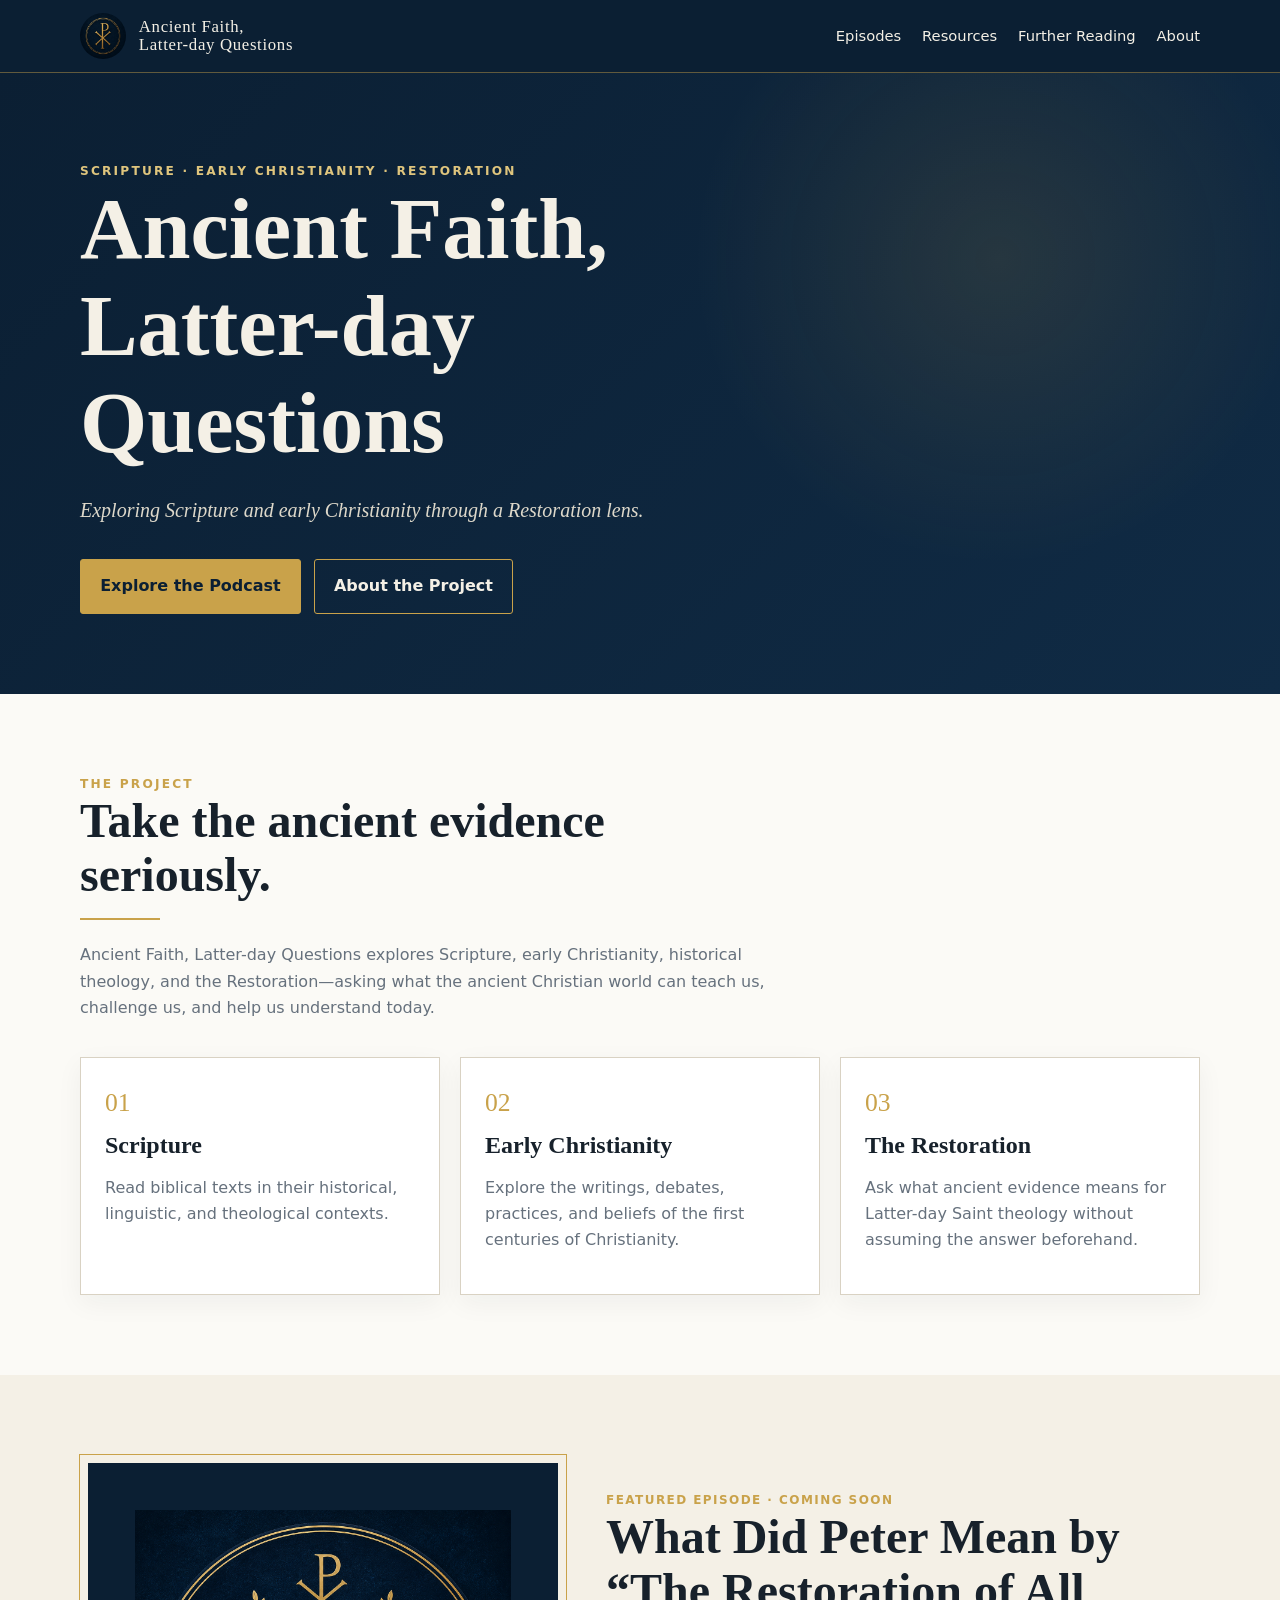
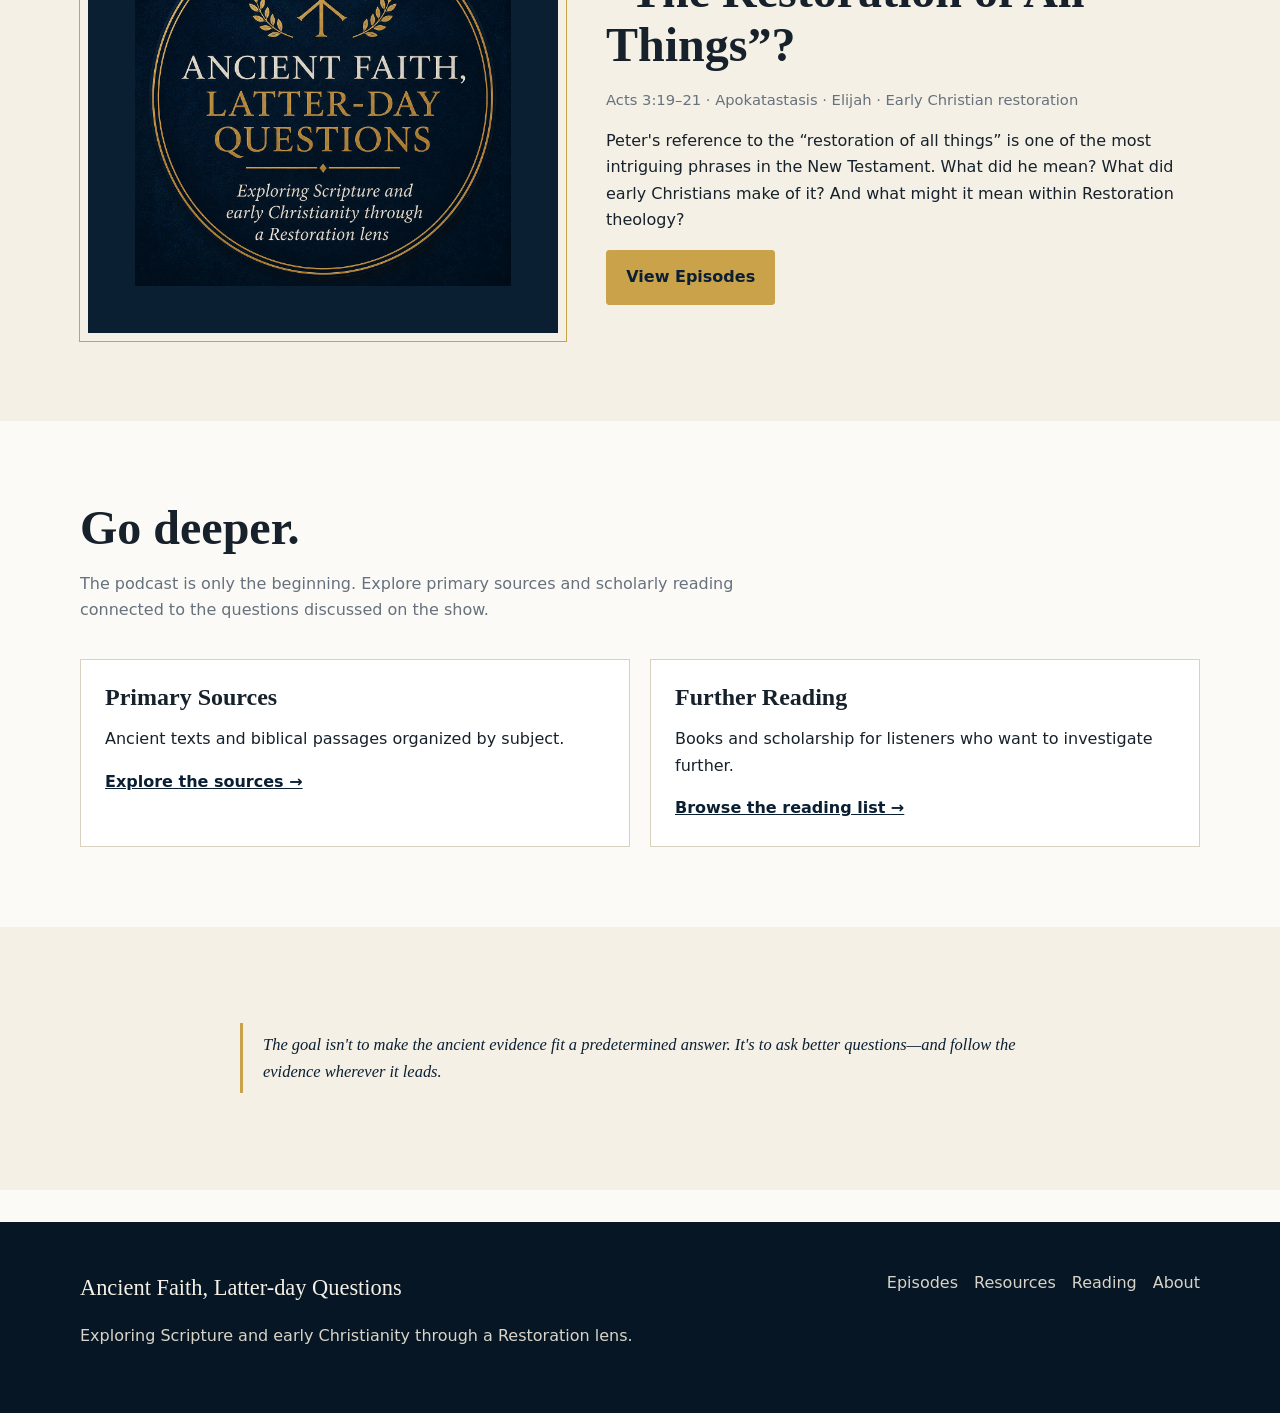
<file: index.html>
<!doctype html>
<html lang="en">
<head>
  <meta charset="utf-8">
  <meta name="viewport" content="width=device-width, initial-scale=1">
  <meta name="description" content="Ancient Faith, Latter-day Questions — Exploring Scripture and early Christianity through a Restoration lens.">
  <title>Ancient Faith, Latter-day Questions</title>
  <link rel="stylesheet" href="css/style.css">
</head>
<body>
<header class="site-header">
  <div class="container nav">
    <a class="brand" href="index.html">
      <img src="images/christogram.png" alt="Ancient Faith, Latter-day Questions logo">
      <span class="brand-name">Ancient Faith,<br>Latter-day Questions</span>
    </a>
    <nav>
      <ul class="nav-links">
        <li><a href="episodes.html">Episodes</a></li>
        <li><a href="resources.html">Resources</a></li>
        <li><a href="reading.html">Further Reading</a></li>
        <li><a href="about.html">About</a></li>
      </ul>
    </nav>
  </div>
</header>

<main>
<section class="hero">
  <div class="container hero-grid">
    <div>
      <div class="eyebrow">Scripture · Early Christianity · Restoration</div>
      <h1>Ancient Faith,<br>Latter-day Questions</h1>
      <p class="hero-tagline">Exploring Scripture and early Christianity through a Restoration lens.</p>
      <div class="button-row">
        <a class="button button-primary" href="episodes.html">Explore the Podcast</a>
        <a class="button button-secondary" href="about.html">About the Project</a>
      </div>
</section>

<section class="section">
  <div class="container">
    <div class="section-heading">
      <div class="eyebrow" style="color:var(--gold)">The Project</div>
      <h2>Take the ancient evidence seriously.</h2>
      <div class="gold-line"></div>
      <p>Ancient Faith, Latter-day Questions explores Scripture, early Christianity, historical theology, and the Restoration—asking what the ancient Christian world can teach us, challenge us, and help us understand today.</p>
    </div>
    <div class="cards">
      <article class="card">
        <div class="number">01</div>
        <h3>Scripture</h3>
        <p>Read biblical texts in their historical, linguistic, and theological contexts.</p>
      </article>
      <article class="card">
        <div class="number">02</div>
        <h3>Early Christianity</h3>
        <p>Explore the writings, debates, practices, and beliefs of the first centuries of Christianity.</p>
      </article>
      <article class="card">
        <div class="number">03</div>
        <h3>The Restoration</h3>
        <p>Ask what ancient evidence means for Latter-day Saint theology without assuming the answer beforehand.</p>
      </article>
    </div>
  </div>
</section>

<section class="section alt">
  <div class="container featured">
    <div class="episode-art">
      <img src="images/logo.png" alt="">
    </div>
    <div>
      <div class="kicker">Featured Episode · Coming Soon</div>
      <h2>What Did Peter Mean by “The Restoration of All Things”?</h2>
      <p class="meta">Acts 3:19–21 · Apokatastasis · Elijah · Early Christian restoration</p>
      <p>Peter's reference to the “restoration of all things” is one of the most intriguing phrases in the New Testament. What did he mean? What did early Christians make of it? And what might it mean within Restoration theology?</p>
      <a class="button button-primary" href="episodes.html">View Episodes</a>
    </div>
  </div>
</section>

<section class="section">
  <div class="container">
    <div class="section-heading">
      <h2>Go deeper.</h2>
      <p>The podcast is only the beginning. Explore primary sources and scholarly reading connected to the questions discussed on the show.</p>
    </div>
    <div class="resource-grid">
      <div class="resource">
        <h3>Primary Sources</h3>
        <p>Ancient texts and biblical passages organized by subject.</p>
        <a href="resources.html">Explore the sources →</a>
      </div>
      <div class="resource">
        <h3>Further Reading</h3>
        <p>Books and scholarship for listeners who want to investigate further.</p>
        <a href="reading.html">Browse the reading list →</a>
      </div>
    </div>
  </div>
</section>

<section class="section alt">
  <div class="container content">
    <p class="quote">The goal isn't to make the ancient evidence fit a predetermined answer. It's to ask better questions—and follow the evidence wherever it leads.</p>
  </div>
</section>
</main>

<footer class="site-footer">
  <div class="container footer-grid">
    <div>
      <div class="footer-title">Ancient Faith, Latter-day Questions</div>
      <p>Exploring Scripture and early Christianity through a Restoration lens.</p>
    </div>
    <div class="footer-links">
      <a href="episodes.html">Episodes</a>
      <a href="resources.html">Resources</a>
      <a href="reading.html">Reading</a>
      <a href="about.html">About</a>
    </div>
  </div>
</footer>
</body>
</html>
</file>
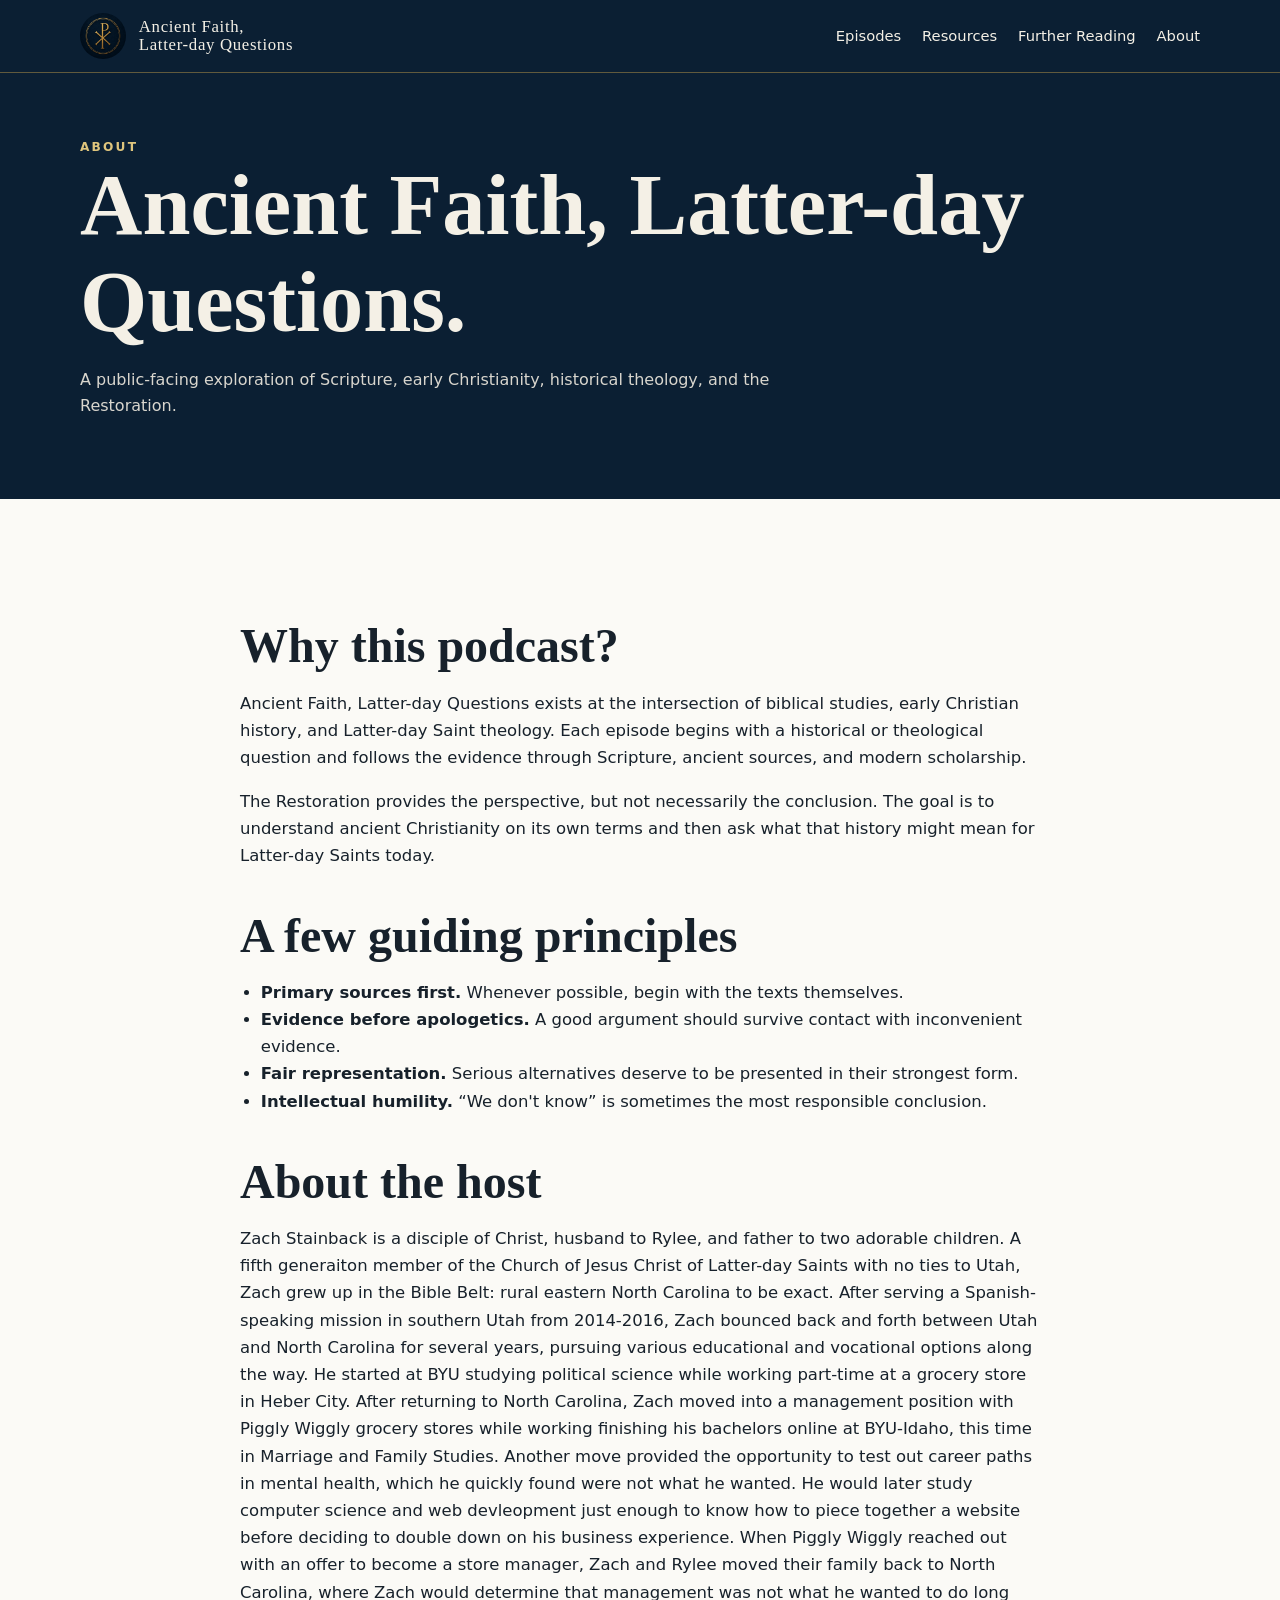
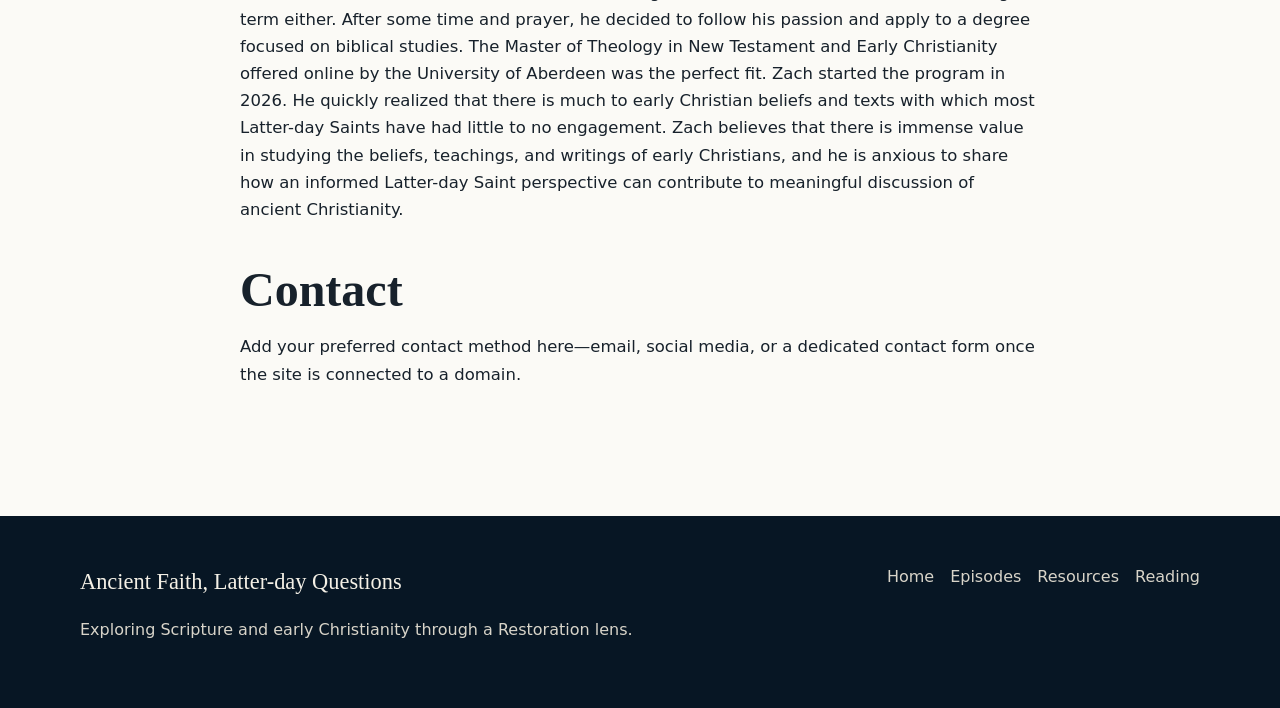
<file: about.html>
<!doctype html>
<html lang="en">
<head><meta charset="utf-8"><meta name="viewport" content="width=device-width, initial-scale=1"><title>About | Ancient Faith, Latter-day Questions</title><link rel="stylesheet" href="css/style.css"></head>
<body>
<header class="site-header"><div class="container nav"><a class="brand" href="index.html"><img src="images/christogram.png" alt=""><span class="brand-name">Ancient Faith,<br>Latter-day Questions</span></a><nav><ul class="nav-links"><li><a href="episodes.html">Episodes</a></li><li><a href="resources.html">Resources</a></li><li><a href="reading.html">Further Reading</a></li><li><a href="about.html">About</a></li></ul></nav></div></header>
<section class="page-hero"><div class="container"><div class="eyebrow">About</div><h1>Ancient Faith, Latter-day Questions.</h1><p>A public-facing exploration of Scripture, early Christianity, historical theology, and the Restoration.</p></div></section>
<main class="section"><div class="container content">
<h2>Why this podcast?</h2>
<p>Ancient Faith, Latter-day Questions exists at the intersection of biblical studies, early Christian history, and Latter-day Saint theology. Each episode begins with a historical or theological question and follows the evidence through Scripture, ancient sources, and modern scholarship.</p>
<p>The Restoration provides the perspective, but not necessarily the conclusion. The goal is to understand ancient Christianity on its own terms and then ask what that history might mean for Latter-day Saints today.</p>
<h2>A few guiding principles</h2>
<ul>
<li><strong>Primary sources first.</strong> Whenever possible, begin with the texts themselves.</li>
<li><strong>Evidence before apologetics.</strong> A good argument should survive contact with inconvenient evidence.</li>
<li><strong>Fair representation.</strong> Serious alternatives deserve to be presented in their strongest form.</li>
<li><strong>Intellectual humility.</strong> “We don't know” is sometimes the most responsible conclusion.</li>
</ul>
<h2>About the host</h2>
<p>Zach Stainback is a disciple of Christ, husband to Rylee, and father to two adorable children. A fifth generaiton member of the Church of Jesus Christ of Latter-day Saints with no ties to Utah, Zach grew up in the Bible Belt: rural eastern North Carolina to be exact. After serving a Spanish-speaking mission in southern Utah from 2014-2016, Zach bounced back and forth between Utah and North Carolina for several years, pursuing various educational and vocational options along the way. He started at BYU studying political science while working part-time at a grocery store in Heber City. 
  After returning to North Carolina, Zach moved into a management position with Piggly Wiggly grocery stores while working finishing his bachelors online at BYU-Idaho, this time in Marriage and Family Studies. Another move provided the opportunity to test out career paths in mental health, which he quickly found were not what he wanted. He would later study computer science and web devleopment just enough to know how to piece together a website
before deciding to double down on his business experience. When Piggly Wiggly reached out with an offer to become a store manager, Zach and Rylee moved their family back to North Carolina, where Zach would determine that management was not what he wanted to do long term either. After some time and prayer, he decided to follow his passion and apply to a degree focused on biblical studies. The Master of Theology in New Testament and Early Christianity offered online by the University of Aberdeen was the perfect fit.
Zach started the program in 2026. He quickly realized that there is much to early Christian beliefs and texts with which most Latter-day Saints have had little to no engagement. Zach believes that there is immense value in studying the beliefs, teachings, and writings of early Christians, and he is anxious to share how an informed Latter-day Saint perspective can contribute to meaningful discussion of ancient Christianity.</p>
<h2>Contact</h2>
<p>Add your preferred contact method here—email, social media, or a dedicated contact form once the site is connected to a domain.</p>
</div></main>
<footer class="site-footer"><div class="container footer-grid"><div><div class="footer-title">Ancient Faith, Latter-day Questions</div><p>Exploring Scripture and early Christianity through a Restoration lens.</p></div><div class="footer-links"><a href="index.html">Home</a><a href="episodes.html">Episodes</a><a href="resources.html">Resources</a><a href="reading.html">Reading</a></div></div></footer>
</body></html>
</file>
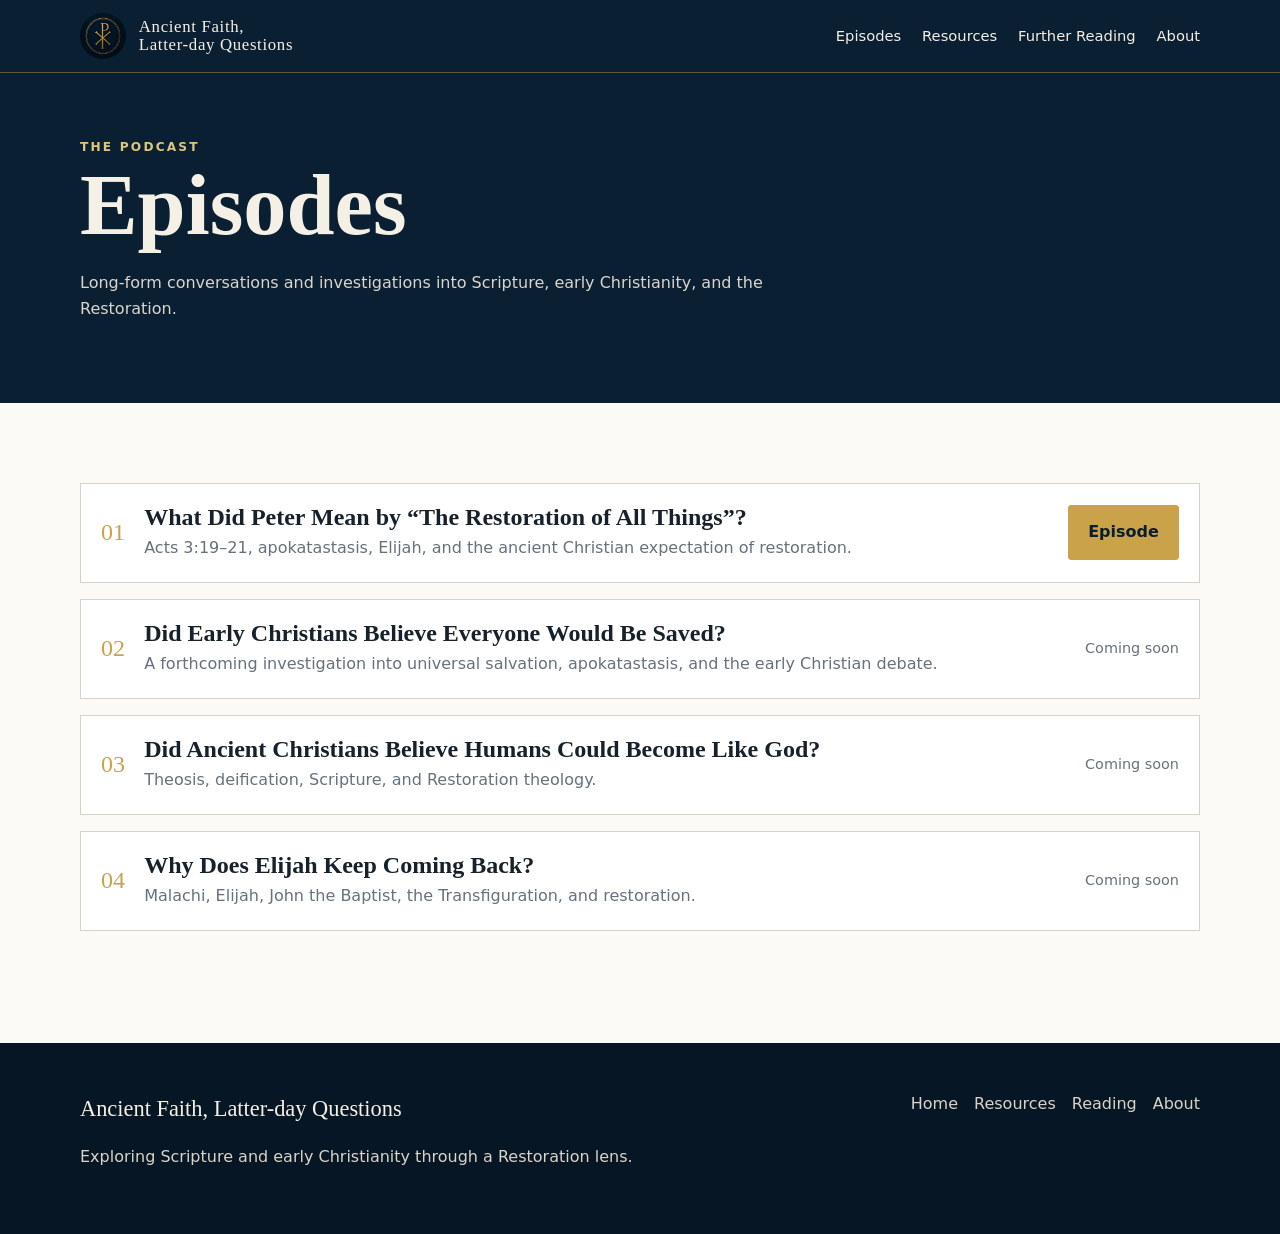
<file: episodes.html>
<!doctype html>
<html lang="en">
<head>
  <meta charset="utf-8">
  <meta name="viewport" content="width=device-width, initial-scale=1">
  <meta name="description" content="Episodes of Ancient Faith, Latter-day Questions.">
  <title>Episodes | Ancient Faith, Latter-day Questions</title>
  <link rel="stylesheet" href="css/style.css">
</head>
<body>
<header class="site-header">
  <div class="container nav">
    <a class="brand" href="index.html"><img src="images/christogram.png" alt=""><span class="brand-name">Ancient Faith,<br>Latter-day Questions</span></a>
    <nav><ul class="nav-links"><li><a href="episodes.html">Episodes</a></li><li><a href="resources.html">Resources</a></li><li><a href="reading.html">Further Reading</a></li><li><a href="about.html">About</a></li></ul></nav>
  </div>
</header>
<section class="page-hero"><div class="container"><div class="eyebrow">The Podcast</div><h1>Episodes</h1><p>Long-form conversations and investigations into Scripture, early Christianity, and the Restoration.</p></div></section>
<main class="section">
  <div class="container">
    <div class="episode-list">
      <article class="episode-item">
        <div class="episode-num">01</div>
        <div><h3>What Did Peter Mean by “The Restoration of All Things”?</h3><p>Acts 3:19–21, apokatastasis, Elijah, and the ancient Christian expectation of restoration.</p></div>
        <a class="button button-primary" href="episodes/restoration-of-all-things.html">Episode</a>
      </article>
      <article class="episode-item">
        <div class="episode-num">02</div>
        <div><h3>Did Early Christians Believe Everyone Would Be Saved?</h3><p>A forthcoming investigation into universal salvation, apokatastasis, and the early Christian debate.</p></div>
        <span class="small">Coming soon</span>
      </article>
      <article class="episode-item">
        <div class="episode-num">03</div>
        <div><h3>Did Ancient Christians Believe Humans Could Become Like God?</h3><p>Theosis, deification, Scripture, and Restoration theology.</p></div>
        <span class="small">Coming soon</span>
      </article>
      <article class="episode-item">
        <div class="episode-num">04</div>
        <div><h3>Why Does Elijah Keep Coming Back?</h3><p>Malachi, Elijah, John the Baptist, the Transfiguration, and restoration.</p></div>
        <span class="small">Coming soon</span>
      </article>
    </div>
  </div>
</main>
<footer class="site-footer"><div class="container footer-grid"><div><div class="footer-title">Ancient Faith, Latter-day Questions</div><p>Exploring Scripture and early Christianity through a Restoration lens.</p></div><div class="footer-links"><a href="index.html">Home</a><a href="resources.html">Resources</a><a href="reading.html">Reading</a><a href="about.html">About</a></div></div></footer>
</body>
</html>
</file>
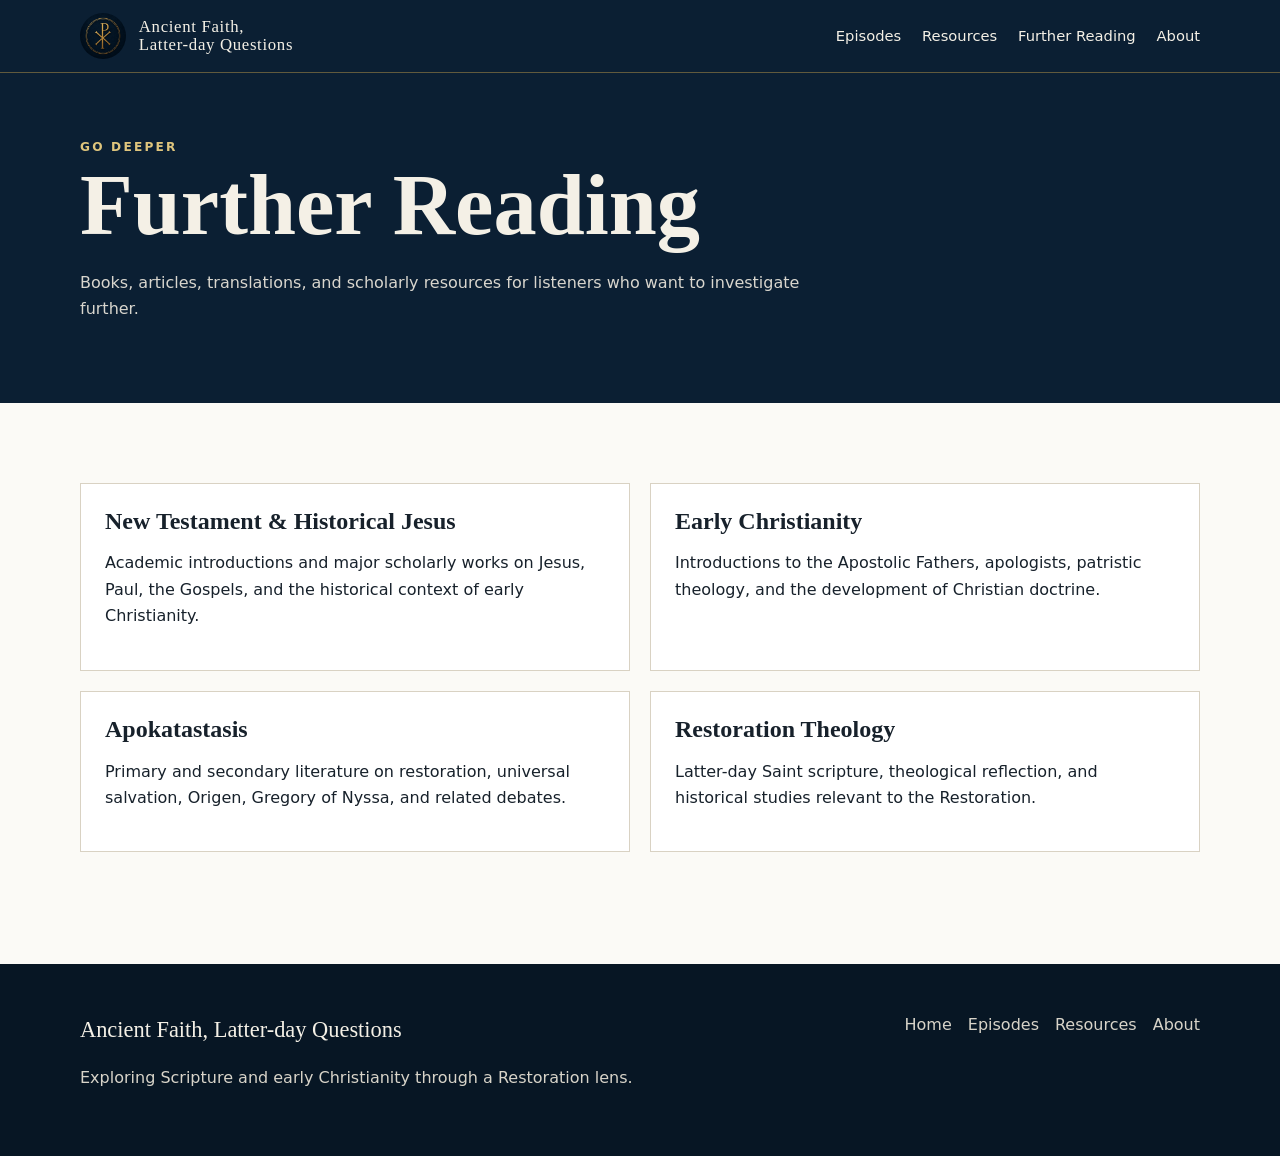
<file: reading.html>
<!doctype html>
<html lang="en">
<head><meta charset="utf-8"><meta name="viewport" content="width=device-width, initial-scale=1"><title>Further Reading | Ancient Faith, Latter-day Questions</title><link rel="stylesheet" href="css/style.css"></head>
<body>
<header class="site-header"><div class="container nav"><a class="brand" href="index.html"><img src="images/christogram.png" alt=""><span class="brand-name">Ancient Faith,<br>Latter-day Questions</span></a><nav><ul class="nav-links"><li><a href="episodes.html">Episodes</a></li><li><a href="resources.html">Resources</a></li><li><a href="reading.html">Further Reading</a></li><li><a href="about.html">About</a></li></ul></nav></div></header>
<section class="page-hero"><div class="container"><div class="eyebrow">Go Deeper</div><h1>Further Reading</h1><p>Books, articles, translations, and scholarly resources for listeners who want to investigate further.</p></div></section>
<main class="section"><div class="container">
<div class="resource-grid">
<div class="resource"><h3>New Testament & Historical Jesus</h3><p>Academic introductions and major scholarly works on Jesus, Paul, the Gospels, and the historical context of early Christianity.</p></div>
<div class="resource"><h3>Early Christianity</h3><p>Introductions to the Apostolic Fathers, apologists, patristic theology, and the development of Christian doctrine.</p></div>
<div class="resource"><h3>Apokatastasis</h3><p>Primary and secondary literature on restoration, universal salvation, Origen, Gregory of Nyssa, and related debates.</p></div>
<div class="resource"><h3>Restoration Theology</h3><p>Latter-day Saint scripture, theological reflection, and historical studies relevant to the Restoration.</p></div>
</div>
</div></main>
<footer class="site-footer"><div class="container footer-grid"><div><div class="footer-title">Ancient Faith, Latter-day Questions</div><p>Exploring Scripture and early Christianity through a Restoration lens.</p></div><div class="footer-links"><a href="index.html">Home</a><a href="episodes.html">Episodes</a><a href="resources.html">Resources</a><a href="about.html">About</a></div></div></footer>
</body></html>
</file>
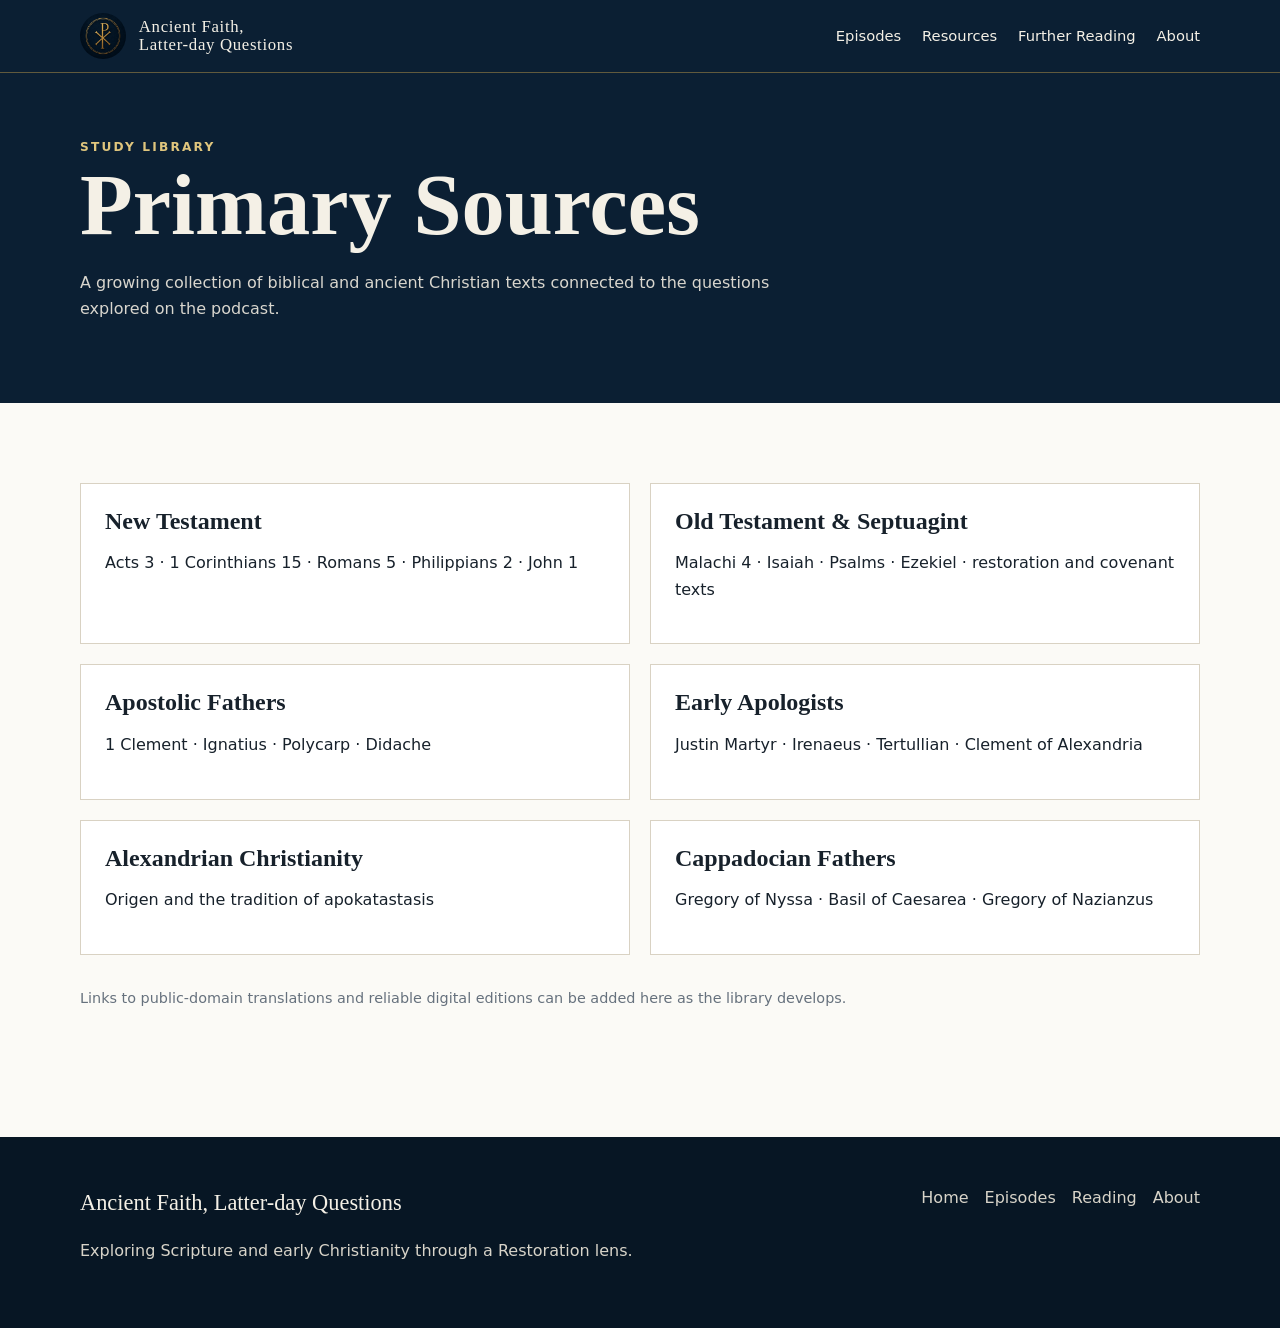
<file: resources.html>
<!doctype html>
<html lang="en">
<head><meta charset="utf-8"><meta name="viewport" content="width=device-width, initial-scale=1"><title>Primary Sources | Ancient Faith, Latter-day Questions</title><link rel="stylesheet" href="css/style.css"></head>
<body>
<header class="site-header"><div class="container nav"><a class="brand" href="index.html"><img src="images/christogram.png" alt=""><span class="brand-name">Ancient Faith,<br>Latter-day Questions</span></a><nav><ul class="nav-links"><li><a href="episodes.html">Episodes</a></li><li><a href="resources.html">Resources</a></li><li><a href="reading.html">Further Reading</a></li><li><a href="about.html">About</a></li></ul></nav></div></header>
<section class="page-hero"><div class="container"><div class="eyebrow">Study Library</div><h1>Primary Sources</h1><p>A growing collection of biblical and ancient Christian texts connected to the questions explored on the podcast.</p></div></section>
<main class="section"><div class="container">
<div class="resource-grid">
<div class="resource"><h3>New Testament</h3><p>Acts 3 · 1 Corinthians 15 · Romans 5 · Philippians 2 · John 1</p></div>
<div class="resource"><h3>Old Testament & Septuagint</h3><p>Malachi 4 · Isaiah · Psalms · Ezekiel · restoration and covenant texts</p></div>
<div class="resource"><h3>Apostolic Fathers</h3><p>1 Clement · Ignatius · Polycarp · Didache</p></div>
<div class="resource"><h3>Early Apologists</h3><p>Justin Martyr · Irenaeus · Tertullian · Clement of Alexandria</p></div>
<div class="resource"><h3>Alexandrian Christianity</h3><p>Origen and the tradition of apokatastasis</p></div>
<div class="resource"><h3>Cappadocian Fathers</h3><p>Gregory of Nyssa · Basil of Caesarea · Gregory of Nazianzus</p></div>
</div>
<p class="small" style="margin-top:2rem;">Links to public-domain translations and reliable digital editions can be added here as the library develops.</p>
</div></main>
<footer class="site-footer"><div class="container footer-grid"><div><div class="footer-title">Ancient Faith, Latter-day Questions</div><p>Exploring Scripture and early Christianity through a Restoration lens.</p></div><div class="footer-links"><a href="index.html">Home</a><a href="episodes.html">Episodes</a><a href="reading.html">Reading</a><a href="about.html">About</a></div></div></footer>
</body></html>
</file>
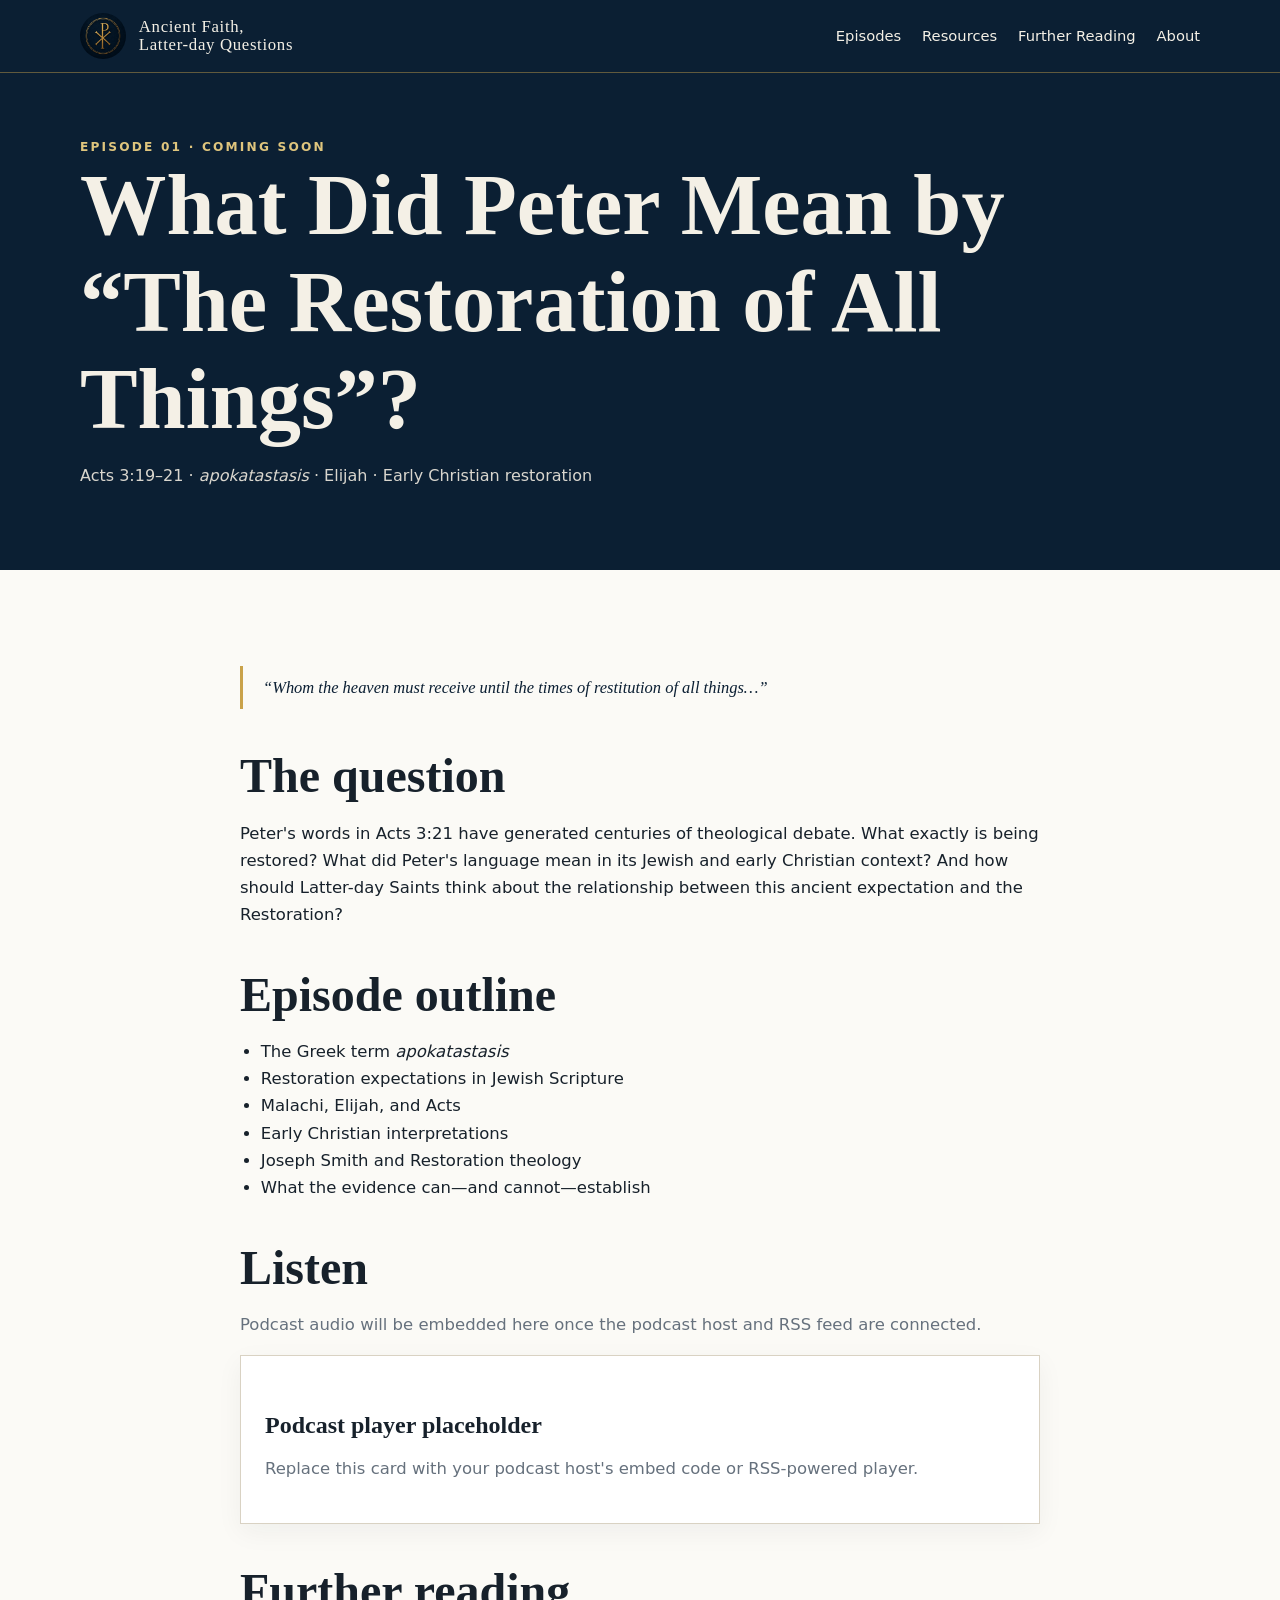
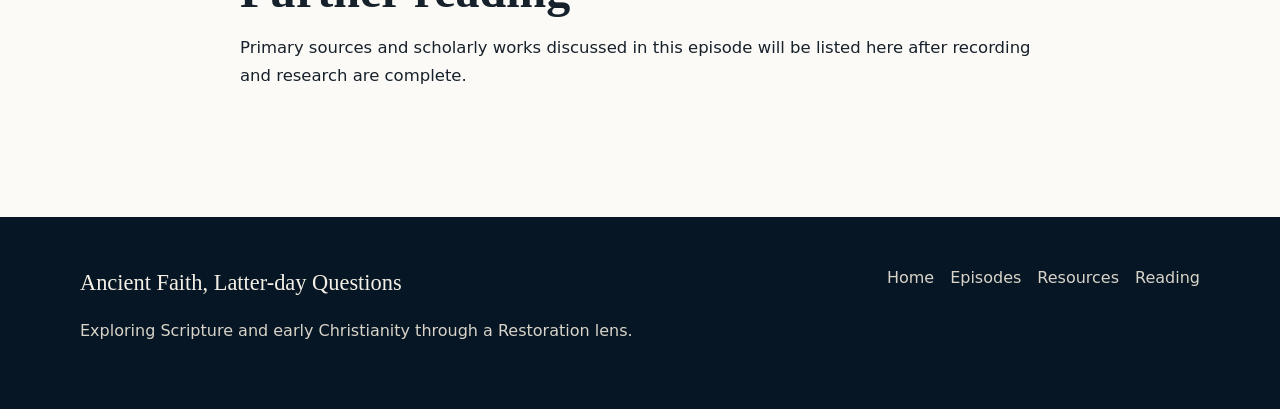
<file: episodes/restoration-of-all-things.html>
<!doctype html>
<html lang="en">
<head><meta charset="utf-8"><meta name="viewport" content="width=device-width, initial-scale=1"><meta name="description" content="Episode 1: What Did Peter Mean by The Restoration of All Things?"><title>What Did Peter Mean by “The Restoration of All Things”? | AFLQ</title><link rel="stylesheet" href="../css/style.css"></head>
<body>
<header class="site-header"><div class="container nav"><a class="brand" href="../index.html"><img src="../images/christogram.png" alt=""><span class="brand-name">Ancient Faith,<br>Latter-day Questions</span></a><nav><ul class="nav-links"><li><a href="../episodes.html">Episodes</a></li><li><a href="../resources.html">Resources</a></li><li><a href="../reading.html">Further Reading</a></li><li><a href="../about.html">About</a></li></ul></nav></div></header>
<section class="page-hero"><div class="container"><div class="eyebrow">Episode 01 · Coming Soon</div><h1>What Did Peter Mean by “The Restoration of All Things”?</h1><p>Acts 3:19–21 · <em>apokatastasis</em> · Elijah · Early Christian restoration</p></div></section>
<main class="section"><div class="container content">
<p class="quote">“Whom the heaven must receive until the times of restitution of all things…”</p>
<h2>The question</h2>
<p>Peter's words in Acts 3:21 have generated centuries of theological debate. What exactly is being restored? What did Peter's language mean in its Jewish and early Christian context? And how should Latter-day Saints think about the relationship between this ancient expectation and the Restoration?</p>
<h2>Episode outline</h2>
<ul><li>The Greek term <em>apokatastasis</em></li><li>Restoration expectations in Jewish Scripture</li><li>Malachi, Elijah, and Acts</li><li>Early Christian interpretations</li><li>Joseph Smith and Restoration theology</li><li>What the evidence can—and cannot—establish</li></ul>
<h2>Listen</h2>
<p class="small">Podcast audio will be embedded here once the podcast host and RSS feed are connected.</p>
<div class="card"><h3>Podcast player placeholder</h3><p>Replace this card with your podcast host's embed code or RSS-powered player.</p></div>
<h2>Further reading</h2>
<p>Primary sources and scholarly works discussed in this episode will be listed here after recording and research are complete.</p>
</div></main>
<footer class="site-footer"><div class="container footer-grid"><div><div class="footer-title">Ancient Faith, Latter-day Questions</div><p>Exploring Scripture and early Christianity through a Restoration lens.</p></div><div class="footer-links"><a href="../index.html">Home</a><a href="../episodes.html">Episodes</a><a href="../resources.html">Resources</a><a href="../reading.html">Reading</a></div></div></footer>
</body></html>
</file>
<file: css/style.css>
:root {
  --navy: #0b1f33;
  --navy-2: #102b45;
  --gold: #c9a24a;
  --gold-light: #dfc57d;
  --ivory: #f4f0e6;
  --paper: #fbfaf6;
  --ink: #17212b;
  --muted: #66717d;
  --line: #d9d2c3;
  --white: #ffffff;
  --max-width: 1120px;
  --serif: Georgia, "Times New Roman", serif;
  --sans: Inter, ui-sans-serif, system-ui, -apple-system, BlinkMacSystemFont, "Segoe UI", sans-serif;
}

* { box-sizing: border-box; }
html { scroll-behavior: smooth; }
body {
  margin: 0;
  color: var(--ink);
  background: var(--paper);
  font-family: var(--sans);
  line-height: 1.65;
}
img { max-width: 100%; display: block; }
a { color: inherit; }
.container {
  width: min(calc(100% - 2rem), var(--max-width));
  margin-inline: auto;
}
.site-header {
  background: var(--navy);
  color: var(--ivory);
  border-bottom: 1px solid rgba(201,162,74,.45);
  position: sticky;
  top: 0;
  z-index: 20;
}
.nav {
  min-height: 72px;
  display: flex;
  align-items: center;
  justify-content: space-between;
  gap: 1rem;
}
.brand {
  display: flex;
  align-items: center;
  gap: .8rem;
  text-decoration: none;
}
.brand img {
  width: 46px;
  height: 46px;
  object-fit: cover;
  border-radius: 50%;
}
.brand-name {
  font-family: var(--serif);
  font-size: 1.05rem;
  letter-spacing: .04em;
  line-height: 1.05;
}
.nav-links {
  display: flex;
  gap: 1.3rem;
  list-style: none;
  padding: 0;
  margin: 0;
}
.nav-links a {
  text-decoration: none;
  color: var(--ivory);
  font-size: .92rem;
}
.nav-links a:hover { color: var(--gold-light); }

.hero {
  background:
    radial-gradient(circle at 78% 30%, rgba(201,162,74,.13), transparent 28%),
    linear-gradient(135deg, var(--navy), var(--navy-2));
  color: var(--ivory);
  padding: 5.5rem 0 5rem;
}
.hero-grid {
  display: grid;
  grid-template-columns: 1.3fr .7fr;
  gap: 4rem;
  align-items: center;
}
.eyebrow {
  color: var(--gold-light);
  text-transform: uppercase;
  letter-spacing: .18em;
  font-size: .76rem;
  font-weight: 700;
}
h1, h2, h3 {
  font-family: var(--serif);
  line-height: 1.12;
  margin: 0 0 1rem;
}
h1 { font-size: clamp(2.8rem, 7vw, 5.4rem); }
h2 { font-size: clamp(2rem, 4vw, 3rem); }
h3 { font-size: 1.5rem; }
.hero h1 { max-width: 800px; }
.hero-tagline {
  color: #ddd8ca;
  font-family: var(--serif);
  font-style: italic;
  font-size: 1.25rem;
  max-width: 700px;
  margin: 1.4rem 0 2rem;
}
.hero-logo {
  width: min(360px, 80vw);
  margin-inline: auto;
  border: 1px solid rgba(201,162,74,.55);
  box-shadow: 0 25px 60px rgba(0,0,0,.28);
}
.button-row { display: flex; flex-wrap: wrap; gap: .8rem; }
.button {
  display: inline-block;
  padding: .85rem 1.2rem;
  border-radius: 3px;
  text-decoration: none;
  font-weight: 700;
  border: 1px solid var(--gold);
}
.button-primary { background: var(--gold); color: var(--navy); }
.button-secondary { color: var(--ivory); }

.section { padding: 5rem 0; }
.section.alt { background: var(--ivory); }
.section-heading { max-width: 720px; margin-bottom: 2.2rem; }
.section-heading p { color: var(--muted); }

.cards {
  display: grid;
  grid-template-columns: repeat(3, 1fr);
  gap: 1.25rem;
}
.card {
  background: var(--white);
  border: 1px solid var(--line);
  padding: 1.5rem;
  box-shadow: 0 8px 25px rgba(23,33,43,.05);
}
.card .number {
  color: var(--gold);
  font-family: var(--serif);
  font-size: 1.6rem;
}
.card h3 { margin-top: .5rem; }
.card p { color: var(--muted); }

.featured {
  display: grid;
  grid-template-columns: .9fr 1.1fr;
  gap: 2.5rem;
  align-items: center;
}
.episode-art {
  aspect-ratio: 1;
  background: var(--navy);
  display: grid;
  place-items: center;
  border: 8px solid var(--ivory);
  outline: 1px solid var(--gold);
}
.episode-art img { width: 80%; }
.kicker {
  color: var(--gold);
  font-weight: 800;
  text-transform: uppercase;
  letter-spacing: .12em;
  font-size: .75rem;
}
.meta { color: var(--muted); font-size: .92rem; }

.quote {
  border-left: 3px solid var(--gold);
  padding: .5rem 0 .5rem 1.25rem;
  font-family: var(--serif);
  font-size: 1.35rem;
  font-style: italic;
  color: var(--navy);
}

.page-hero {
  background: var(--navy);
  color: var(--ivory);
  padding: 4rem 0;
}
.page-hero p { color: #d9d6ce; max-width: 720px; }

.content {
  max-width: 800px;
  margin: 0 auto;
}
.content h2 { margin-top: 2.5rem; }
.content h3 { margin-top: 2rem; }
.content p, .content li { font-size: 1.03rem; }
.content ul { padding-left: 1.3rem; }

.episode-list { display: grid; gap: 1rem; }
.episode-item {
  display: grid;
  grid-template-columns: auto 1fr auto;
  gap: 1.2rem;
  align-items: center;
  background: var(--white);
  border: 1px solid var(--line);
  padding: 1.25rem;
}
.episode-num {
  font-family: var(--serif);
  font-size: 1.5rem;
  color: var(--gold);
}
.episode-item h3 { margin: 0 0 .3rem; }
.episode-item p { margin: 0; color: var(--muted); }

.resource-grid {
  display: grid;
  grid-template-columns: repeat(2, 1fr);
  gap: 1.25rem;
}
.resource {
  background: var(--white);
  border: 1px solid var(--line);
  padding: 1.5rem;
}
.resource a { color: var(--navy); font-weight: 700; }
.resource a:hover { color: var(--gold); }

.site-footer {
  background: #071624;
  color: #d8d4c9;
  padding: 3rem 0;
  margin-top: 2rem;
}
.footer-grid {
  display: grid;
  grid-template-columns: 1fr auto;
  gap: 2rem;
}
.footer-title { font-family: var(--serif); color: var(--ivory); font-size: 1.4rem; }
.footer-links { display: flex; gap: 1rem; flex-wrap: wrap; }
.footer-links a { color: #d8d4c9; text-decoration: none; }

.small { font-size: .9rem; color: var(--muted); }
.gold-line {
  width: 80px;
  height: 2px;
  background: var(--gold);
  margin: 1rem 0 1.4rem;
}

@media (max-width: 800px) {
  .nav { align-items: flex-start; padding: .8rem 0; flex-direction: column; }
  .nav-links { flex-wrap: wrap; gap: .7rem 1rem; }
  .hero { padding: 4rem 0; }
  .hero-grid, .featured, .cards, .resource-grid { grid-template-columns: 1fr; }
  .hero-logo { max-width: 280px; }
  .episode-item { grid-template-columns: auto 1fr; }
  .episode-item .button { grid-column: 2; justify-self: start; }
  .footer-grid { grid-template-columns: 1fr; }
}
</file>
